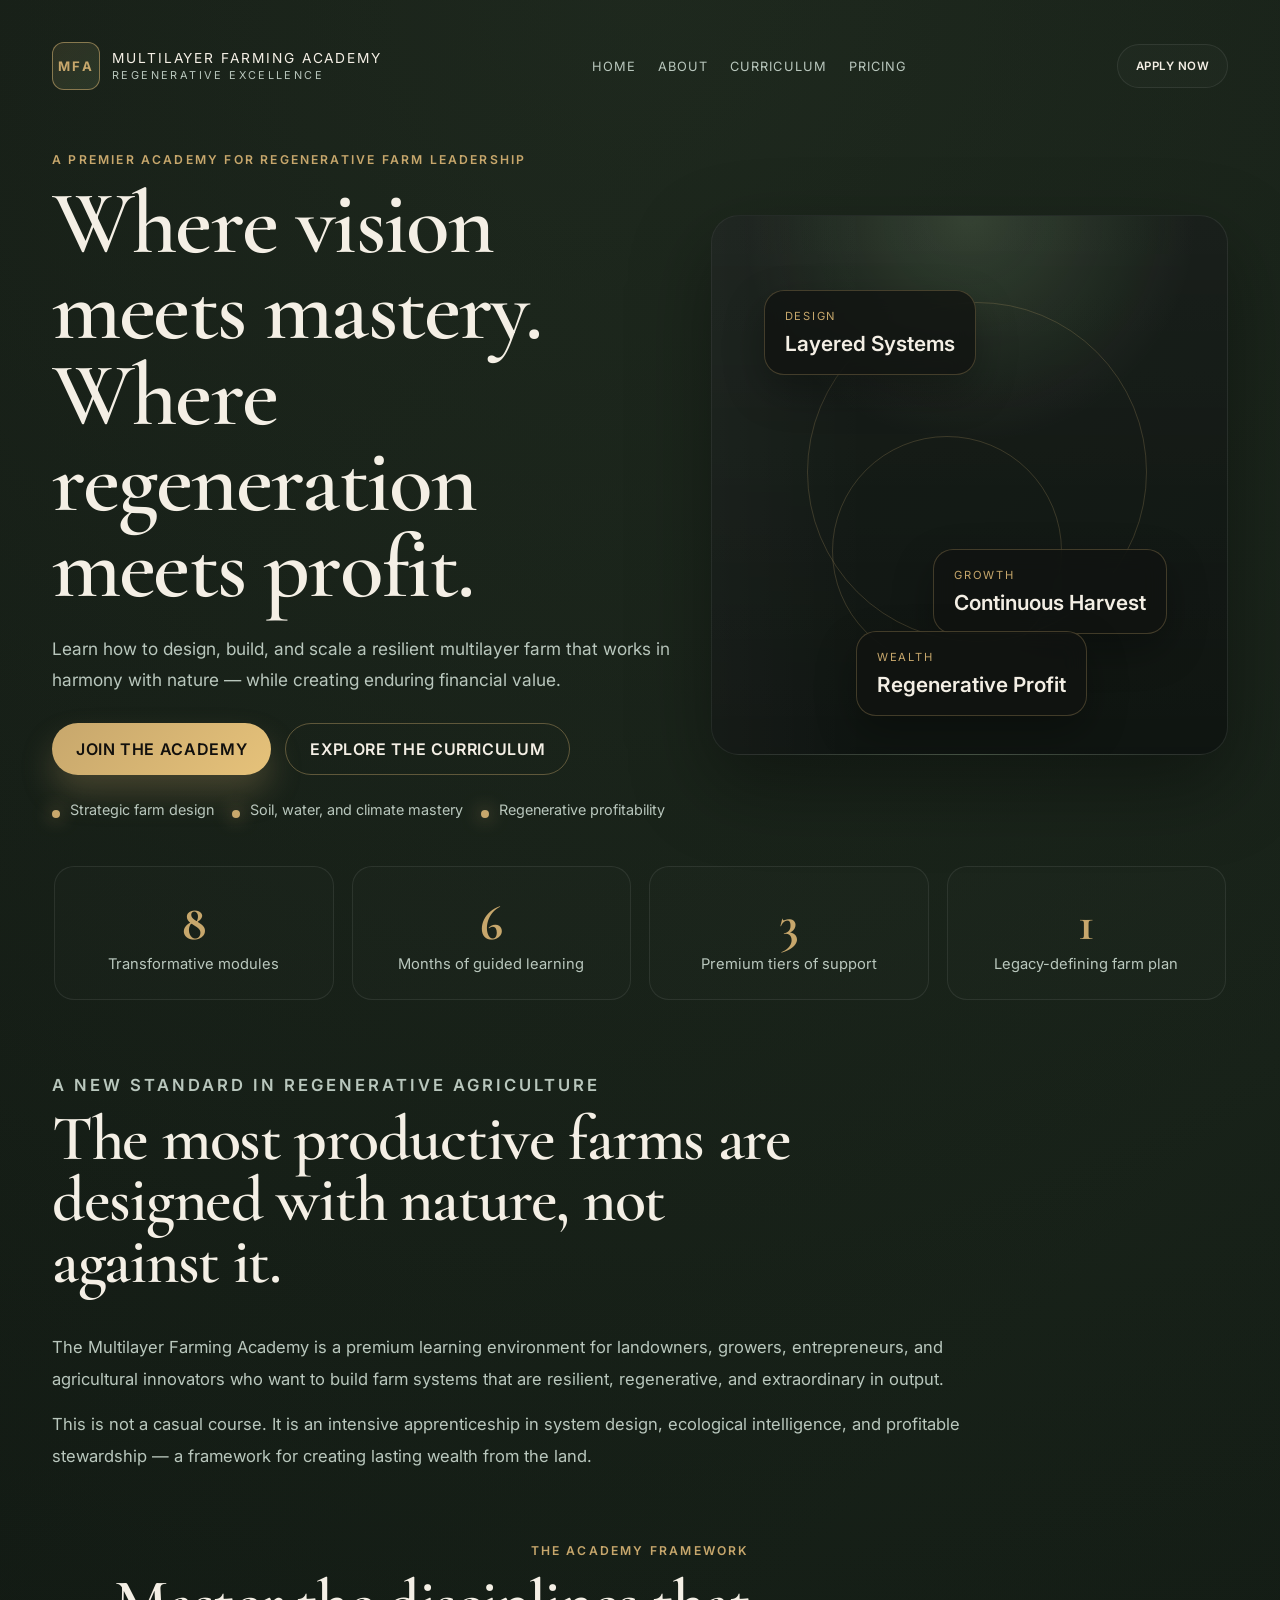
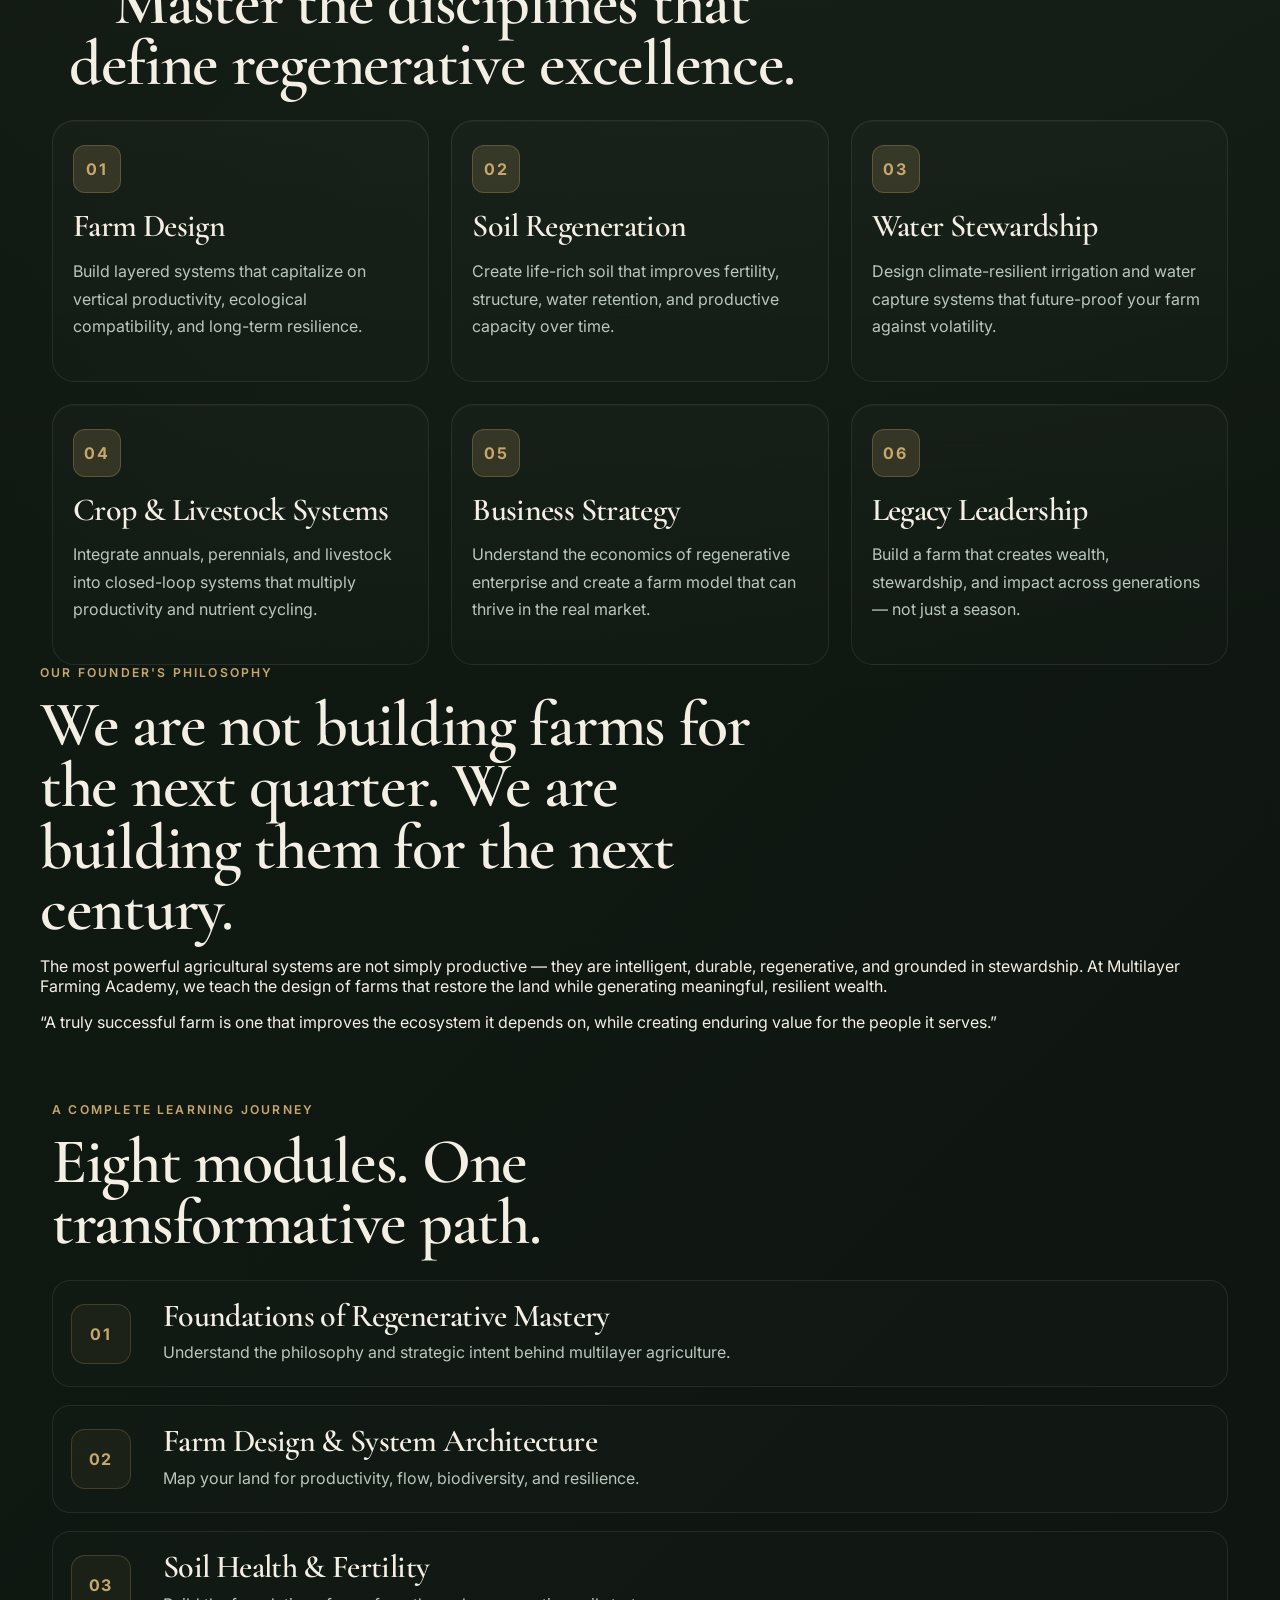
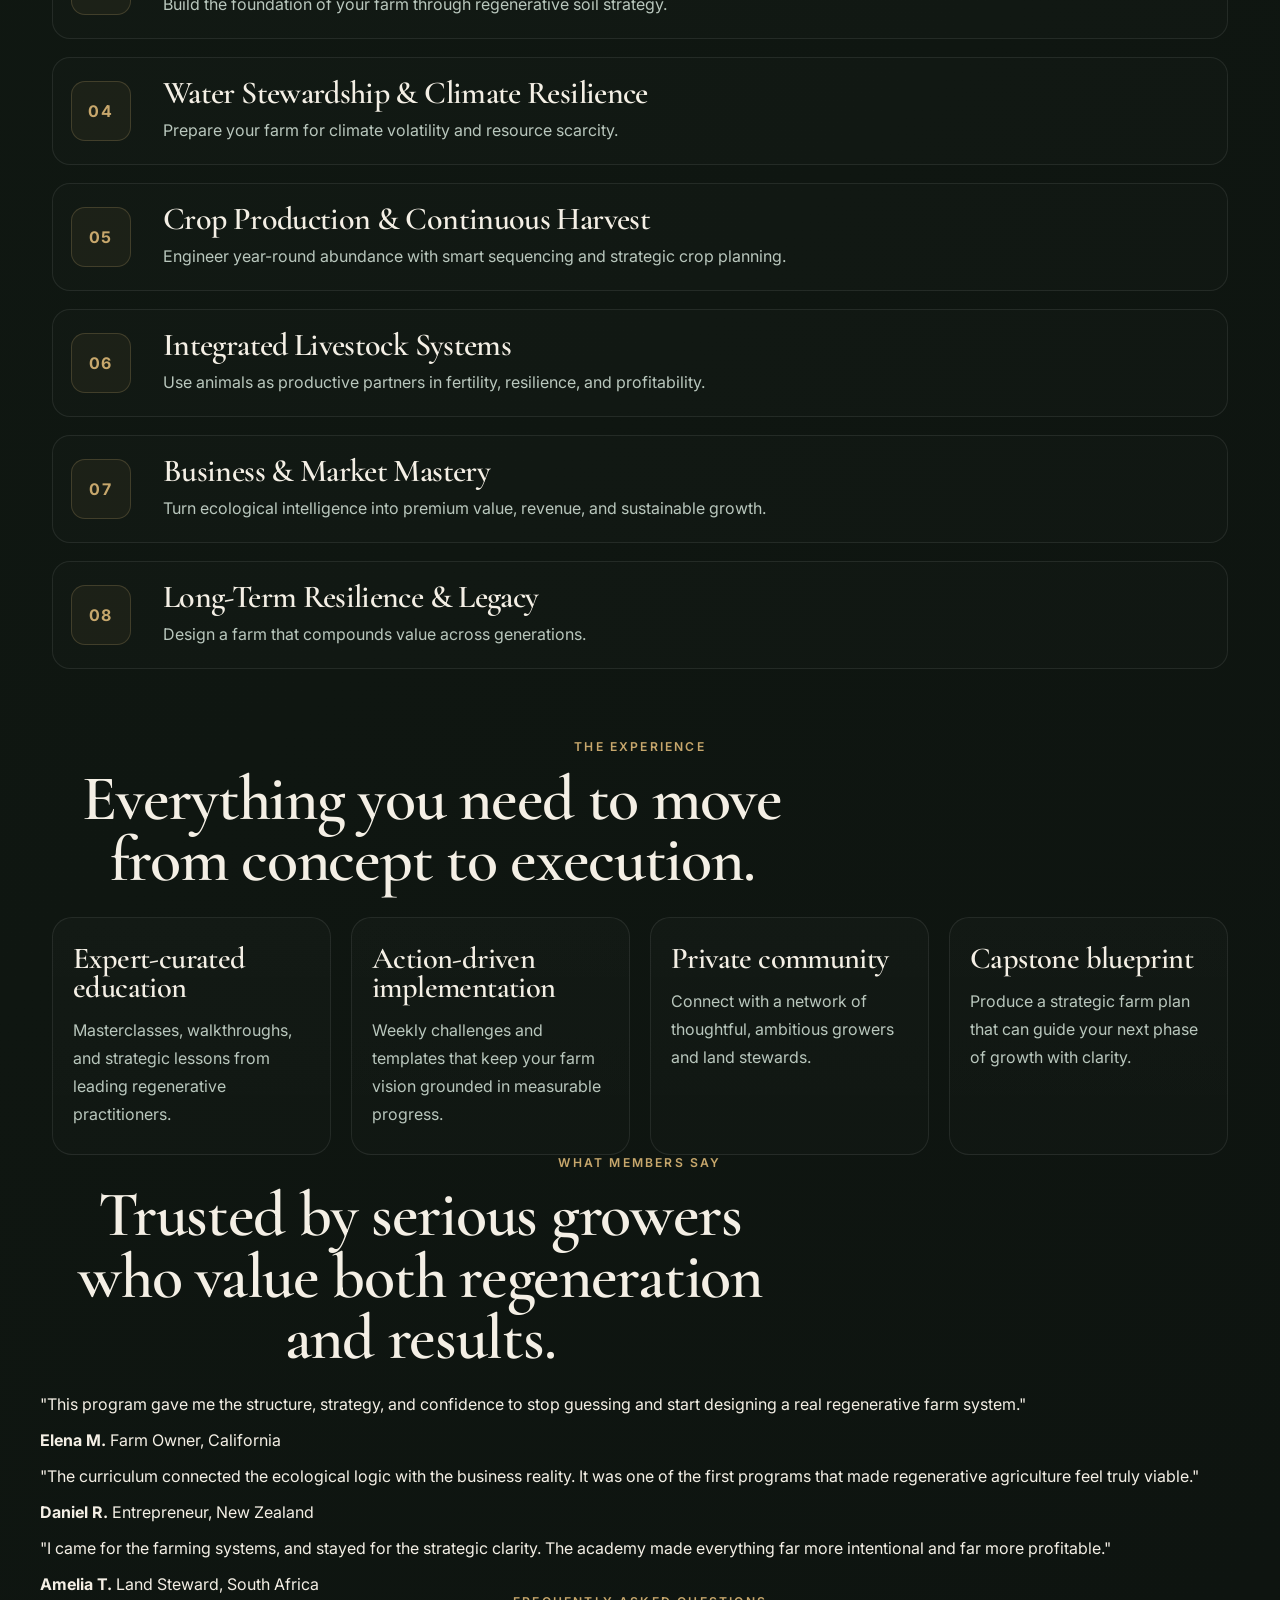
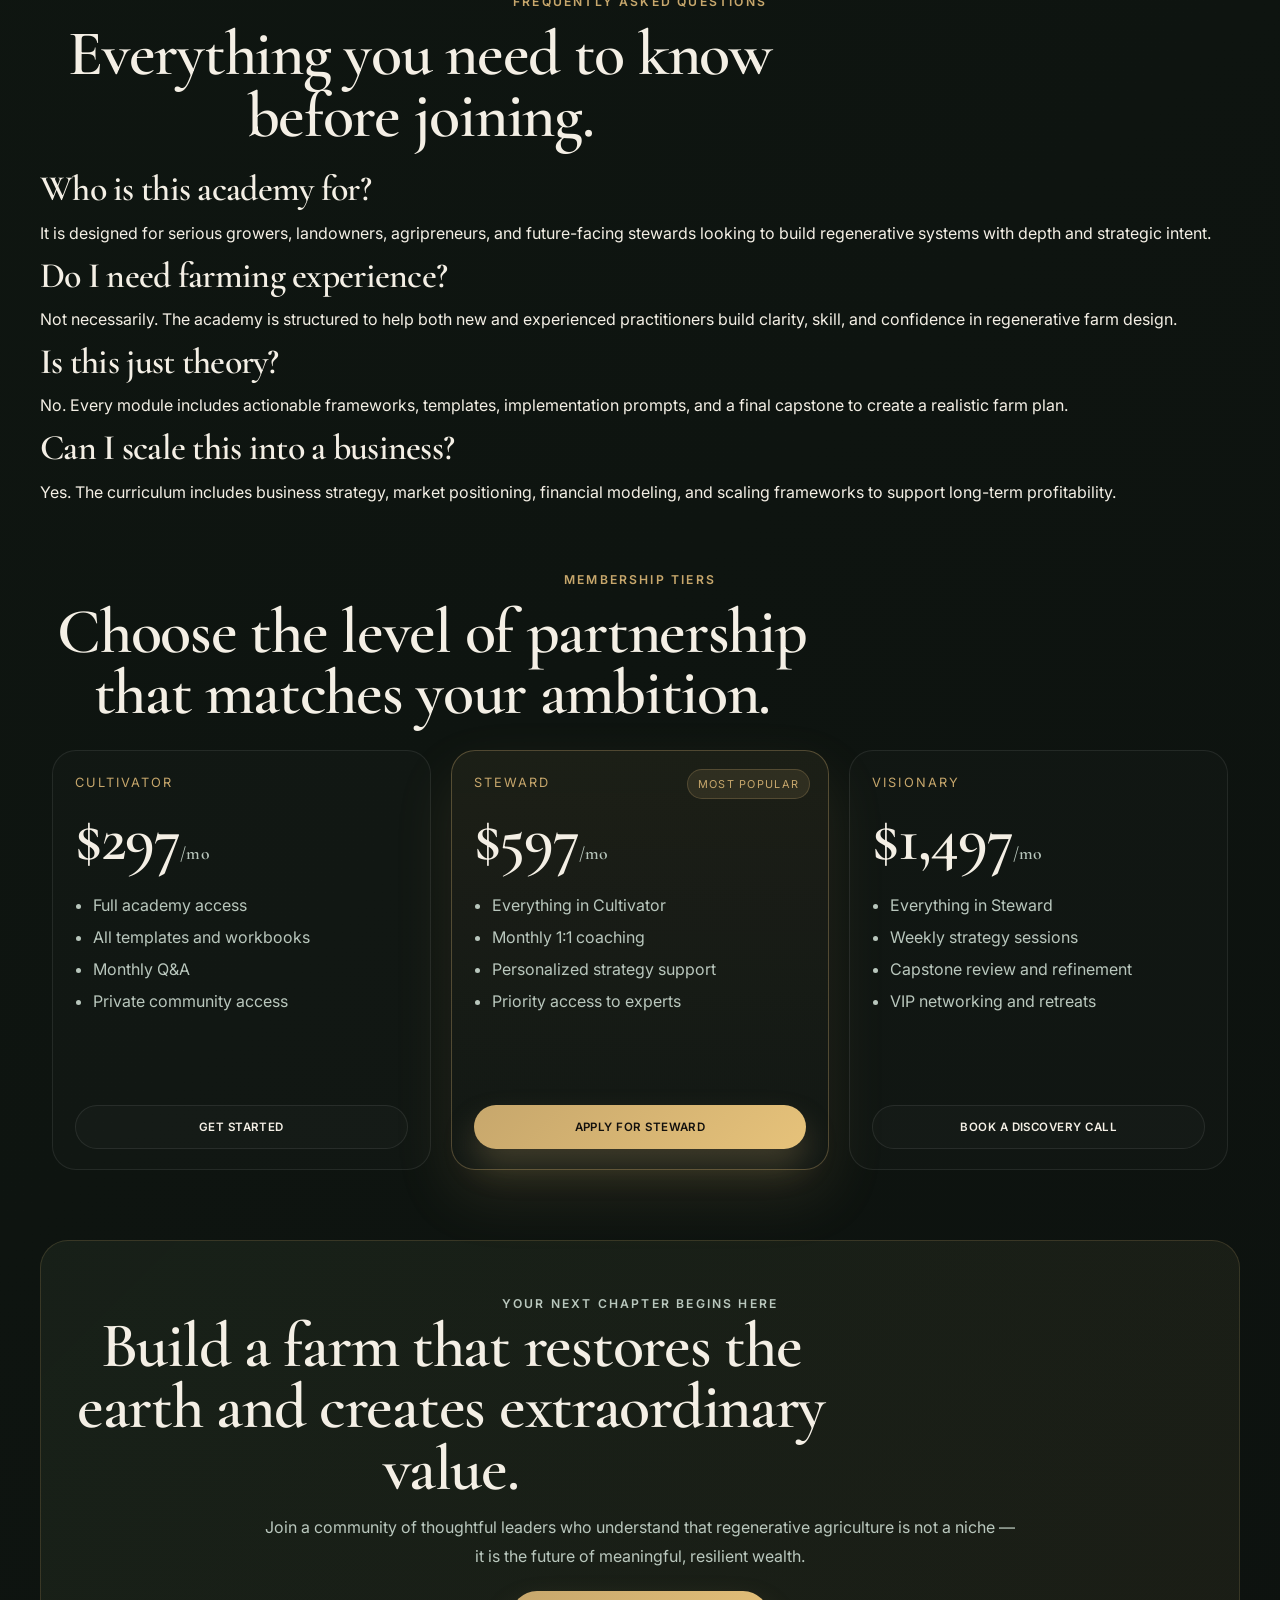
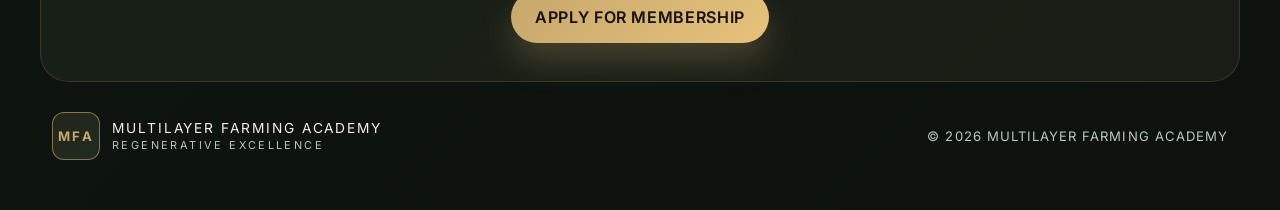
<file: index.html>
<!DOCTYPE html>
<html lang="en">
  <head>
    <meta charset="UTF-8" />
    <meta name="viewport" content="width=device-width, initial-scale=1.0" />
    <title>Multilayer Farming Academy</title>
    <meta
      name="description"
      content="A premium membership academy for regenerative multilayer farming, strategic farm design, and agricultural mastery."
    />
    <link rel="preconnect" href="https://fonts.googleapis.com" />
    <link rel="preconnect" href="https://fonts.gstatic.com" crossorigin />
    <link
      href="https://fonts.googleapis.com/css2?family=Cormorant+Garamond:wght@400;500;600;700&family=Inter:wght@400;500;600;700;800&display=swap"
      rel="stylesheet"
    />
    <link rel="stylesheet" href="styles.css" />
  </head>
  <body>
    <div class="page-shell">
      <header class="topbar">
        <div class="brand-wrap">
          <div class="brand-mark">MFA</div>
          <div>
            <p class="brand-name">Multilayer Farming Academy</p>
            <p class="brand-subtitle">Regenerative Excellence</p>
          </div>
        </div>
        <nav class="nav">
          <a href="index.html">Home</a>
          <a href="about.html">About</a>
          <a href="curriculum.html">Curriculum</a>
          <a href="pricing.html">Pricing</a>
        </nav>
        <a class="cta-button small" href="pricing.html">Apply Now</a>
      </header>

      <main>
        <section class="hero">
          <div class="hero-copy">
            <p class="eyebrow">A Premier Academy for Regenerative Farm Leadership</p>
            <h1>Where vision meets mastery.<br />Where regeneration meets profit.</h1>
            <p class="lede">
              Learn how to design, build, and scale a resilient multilayer farm that works in harmony with nature — while creating enduring financial value.
            </p>
            <div class="hero-actions">
              <a class="cta-button primary" href="pricing.html">Join the Academy</a>
              <a class="ghost-button" href="curriculum.html">Explore the Curriculum</a>
            </div>
            <ul class="hero-points">
              <li>Strategic farm design</li>
              <li>Soil, water, and climate mastery</li>
              <li>Regenerative profitability</li>
            </ul>
          </div>

          <div class="hero-visual" aria-label="Farm systems illustration">
            <div class="visual-card card-one">
              <span class="label">Design</span>
              <strong>Layered Systems</strong>
            </div>
            <div class="visual-card card-two">
              <span class="label">Growth</span>
              <strong>Continuous Harvest</strong>
            </div>
            <div class="visual-card card-three">
              <span class="label">Wealth</span>
              <strong>Regenerative Profit</strong>
            </div>
            <div class="orbit orbit-one"></div>
            <div class="orbit orbit-two"></div>
          </div>
        </section>

        <section class="stats" id="philosophy">
          <div>
            <strong>8</strong>
            <span>Transformative modules</span>
          </div>
          <div>
            <strong>6</strong>
            <span>Months of guided learning</span>
          </div>
          <div>
            <strong>3</strong>
            <span>Premium tiers of support</span>
          </div>
          <div>
            <strong>1</strong>
            <span>Legacy-defining farm plan</span>
          </div>
        </section>

        <section class="intro-block">
          <div class="section-heading">
            <p class="eyebrow">A new standard in regenerative agriculture</p>
            <h2>The most productive farms are designed with nature, not against it.</h2>
          </div>
          <p>
            The Multilayer Farming Academy is a premium learning environment for landowners, growers, entrepreneurs, and agricultural innovators who want to build farm systems that are resilient, regenerative, and extraordinary in output.
          </p>
          <p>
            This is not a casual course. It is an intensive apprenticeship in system design, ecological intelligence, and profitable stewardship — a framework for creating lasting wealth from the land.
          </p>
        </section>

        <section class="pillars" id="curriculum">
          <div class="section-heading center">
            <p class="eyebrow">The Academy framework</p>
            <h2>Master the disciplines that define regenerative excellence.</h2>
          </div>

          <div class="pillar-grid">
            <article class="pillar-card">
              <div class="icon">01</div>
              <h3>Farm Design</h3>
              <p>Build layered systems that capitalize on vertical productivity, ecological compatibility, and long-term resilience.</p>
            </article>
            <article class="pillar-card">
              <div class="icon">02</div>
              <h3>Soil Regeneration</h3>
              <p>Create life-rich soil that improves fertility, structure, water retention, and productive capacity over time.</p>
            </article>
            <article class="pillar-card">
              <div class="icon">03</div>
              <h3>Water Stewardship</h3>
              <p>Design climate-resilient irrigation and water capture systems that future-proof your farm against volatility.</p>
            </article>
            <article class="pillar-card">
              <div class="icon">04</div>
              <h3>Crop & Livestock Systems</h3>
              <p>Integrate annuals, perennials, and livestock into closed-loop systems that multiply productivity and nutrient cycling.</p>
            </article>
            <article class="pillar-card">
              <div class="icon">05</div>
              <h3>Business Strategy</h3>
              <p>Understand the economics of regenerative enterprise and create a farm model that can thrive in the real market.</p>
            </article>
            <article class="pillar-card">
              <div class="icon">06</div>
              <h3>Legacy Leadership</h3>
              <p>Build a farm that creates wealth, stewardship, and impact across generations — not just a season.</p>
            </article>
          </div>
        </section>

        <section class="story-band">
          <div class="story-copy">
            <p class="eyebrow">Our founder's philosophy</p>
            <h2>We are not building farms for the next quarter. We are building them for the next century.</h2>
            <p>
              The most powerful agricultural systems are not simply productive — they are intelligent, durable, regenerative, and grounded in stewardship. At Multilayer Farming Academy, we teach the design of farms that restore the land while generating meaningful, resilient wealth.
            </p>
          </div>
          <div class="quote-card">
            <p>“A truly successful farm is one that improves the ecosystem it depends on, while creating enduring value for the people it serves.”</p>
          </div>
        </section>

        <section class="curriculum-showcase" id="experience">
          <div class="section-heading">
            <p class="eyebrow">A complete learning journey</p>
            <h2>Eight modules. One transformative path.</h2>
          </div>

          <div class="module-list">
            <div class="module-item">
              <span>01</span>
              <div>
                <h3>Foundations of Regenerative Mastery</h3>
                <p>Understand the philosophy and strategic intent behind multilayer agriculture.</p>
              </div>
            </div>
            <div class="module-item">
              <span>02</span>
              <div>
                <h3>Farm Design & System Architecture</h3>
                <p>Map your land for productivity, flow, biodiversity, and resilience.</p>
              </div>
            </div>
            <div class="module-item">
              <span>03</span>
              <div>
                <h3>Soil Health & Fertility</h3>
                <p>Build the foundation of your farm through regenerative soil strategy.</p>
              </div>
            </div>
            <div class="module-item">
              <span>04</span>
              <div>
                <h3>Water Stewardship & Climate Resilience</h3>
                <p>Prepare your farm for climate volatility and resource scarcity.</p>
              </div>
            </div>
            <div class="module-item">
              <span>05</span>
              <div>
                <h3>Crop Production & Continuous Harvest</h3>
                <p>Engineer year-round abundance with smart sequencing and strategic crop planning.</p>
              </div>
            </div>
            <div class="module-item">
              <span>06</span>
              <div>
                <h3>Integrated Livestock Systems</h3>
                <p>Use animals as productive partners in fertility, resilience, and profitability.</p>
              </div>
            </div>
            <div class="module-item">
              <span>07</span>
              <div>
                <h3>Business & Market Mastery</h3>
                <p>Turn ecological intelligence into premium value, revenue, and sustainable growth.</p>
              </div>
            </div>
            <div class="module-item">
              <span>08</span>
              <div>
                <h3>Long-Term Resilience & Legacy</h3>
                <p>Design a farm that compounds value across generations.</p>
              </div>
            </div>
          </div>
        </section>

        <section class="experience-band">
          <div class="section-heading center">
            <p class="eyebrow">The experience</p>
            <h2>Everything you need to move from concept to execution.</h2>
          </div>
          <div class="experience-grid">
            <div class="experience-card">
              <h3>Expert-curated education</h3>
              <p>Masterclasses, walkthroughs, and strategic lessons from leading regenerative practitioners.</p>
            </div>
            <div class="experience-card">
              <h3>Action-driven implementation</h3>
              <p>Weekly challenges and templates that keep your farm vision grounded in measurable progress.</p>
            </div>
            <div class="experience-card">
              <h3>Private community</h3>
              <p>Connect with a network of thoughtful, ambitious growers and land stewards.</p>
            </div>
            <div class="experience-card">
              <h3>Capstone blueprint</h3>
              <p>Produce a strategic farm plan that can guide your next phase of growth with clarity.</p>
            </div>
          </div>
        </section>

        <section class="testimonials">
          <div class="section-heading center">
            <p class="eyebrow">What members say</p>
            <h2>Trusted by serious growers who value both regeneration and results.</h2>
          </div>
          <div class="testimonial-grid">
            <article class="testimonial-card">
              <p>"This program gave me the structure, strategy, and confidence to stop guessing and start designing a real regenerative farm system."</p>
              <div class="person">
                <strong>Elena M.</strong>
                <span>Farm Owner, California</span>
              </div>
            </article>
            <article class="testimonial-card">
              <p>"The curriculum connected the ecological logic with the business reality. It was one of the first programs that made regenerative agriculture feel truly viable."</p>
              <div class="person">
                <strong>Daniel R.</strong>
                <span>Entrepreneur, New Zealand</span>
              </div>
            </article>
            <article class="testimonial-card">
              <p>"I came for the farming systems, and stayed for the strategic clarity. The academy made everything far more intentional and far more profitable."</p>
              <div class="person">
                <strong>Amelia T.</strong>
                <span>Land Steward, South Africa</span>
              </div>
            </article>
          </div>
        </section>

        <section class="faq-section">
          <div class="section-heading center">
            <p class="eyebrow">Frequently asked questions</p>
            <h2>Everything you need to know before joining.</h2>
          </div>
          <div class="faq-list">
            <div class="faq-item">
              <h3>Who is this academy for?</h3>
              <p>It is designed for serious growers, landowners, agripreneurs, and future-facing stewards looking to build regenerative systems with depth and strategic intent.</p>
            </div>
            <div class="faq-item">
              <h3>Do I need farming experience?</h3>
              <p>Not necessarily. The academy is structured to help both new and experienced practitioners build clarity, skill, and confidence in regenerative farm design.</p>
            </div>
            <div class="faq-item">
              <h3>Is this just theory?</h3>
              <p>No. Every module includes actionable frameworks, templates, implementation prompts, and a final capstone to create a realistic farm plan.</p>
            </div>
            <div class="faq-item">
              <h3>Can I scale this into a business?</h3>
              <p>Yes. The curriculum includes business strategy, market positioning, financial modeling, and scaling frameworks to support long-term profitability.</p>
            </div>
          </div>
        </section>

        <section class="pricing" id="pricing">
          <div class="section-heading center">
            <p class="eyebrow">Membership tiers</p>
            <h2>Choose the level of partnership that matches your ambition.</h2>
          </div>

          <div class="pricing-grid">
            <article class="tier-card">
              <p class="tier-name">Cultivator</p>
              <h3>$297<span>/mo</span></h3>
              <ul>
                <li>Full academy access</li>
                <li>All templates and workbooks</li>
                <li>Monthly Q&A</li>
                <li>Private community access</li>
              </ul>
              <a href="apply.html" class="cta-button small">Get Started</a>
            </article>

            <article class="tier-card featured">
              <div class="badge">Most Popular</div>
              <p class="tier-name">Steward</p>
              <h3>$597<span>/mo</span></h3>
              <ul>
                <li>Everything in Cultivator</li>
                <li>Monthly 1:1 coaching</li>
                <li>Personalized strategy support</li>
                <li>Priority access to experts</li>
              </ul>
              <a href="apply.html" class="cta-button primary small">Apply for Steward</a>
            </article>

            <article class="tier-card">
              <p class="tier-name">Visionary</p>
              <h3>$1,497<span>/mo</span></h3>
              <ul>
                <li>Everything in Steward</li>
                <li>Weekly strategy sessions</li>
                <li>Capstone review and refinement</li>
                <li>VIP networking and retreats</li>
              </ul>
              <a href="apply.html" class="cta-button small">Book a Discovery Call</a>
            </article>
          </div>
        </section>

        <section class="cta-panel">
          <p class="eyebrow">Your next chapter begins here</p>
          <h2>Build a farm that restores the earth and creates extraordinary value.</h2>
          <p>
            Join a community of thoughtful leaders who understand that regenerative agriculture is not a niche — it is the future of meaningful, resilient wealth.
          </p>
          <a class="cta-button primary" href="apply.html">Apply for Membership</a>
        </section>
      </main>

      <footer class="footer">
        <div class="brand-wrap">
          <div class="brand-mark">MFA</div>
          <div>
            <p class="brand-name">Multilayer Farming Academy</p>
            <p class="brand-subtitle">Regenerative Excellence</p>
          </div>
        </div>
        <p>© 2026 Multilayer Farming Academy</p>
      </footer>
    </div>
  </body>
</html>
</file>
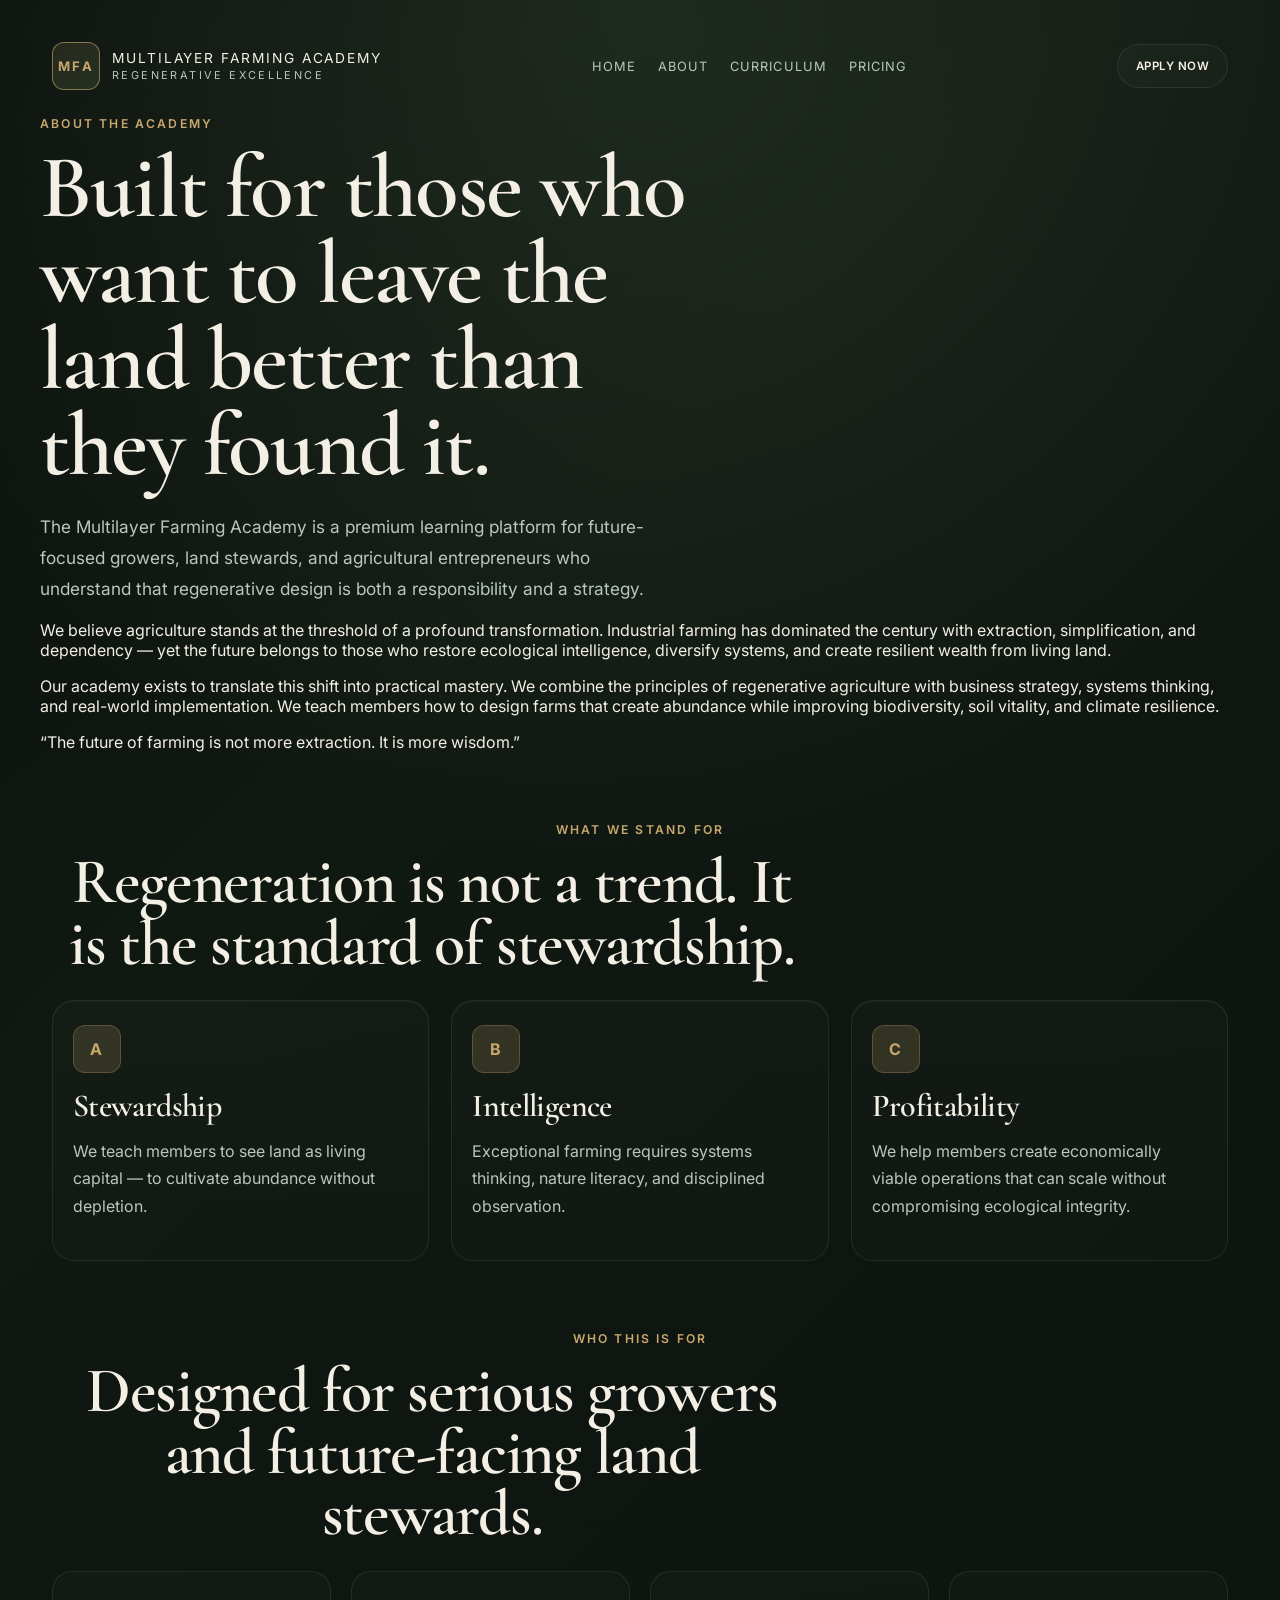
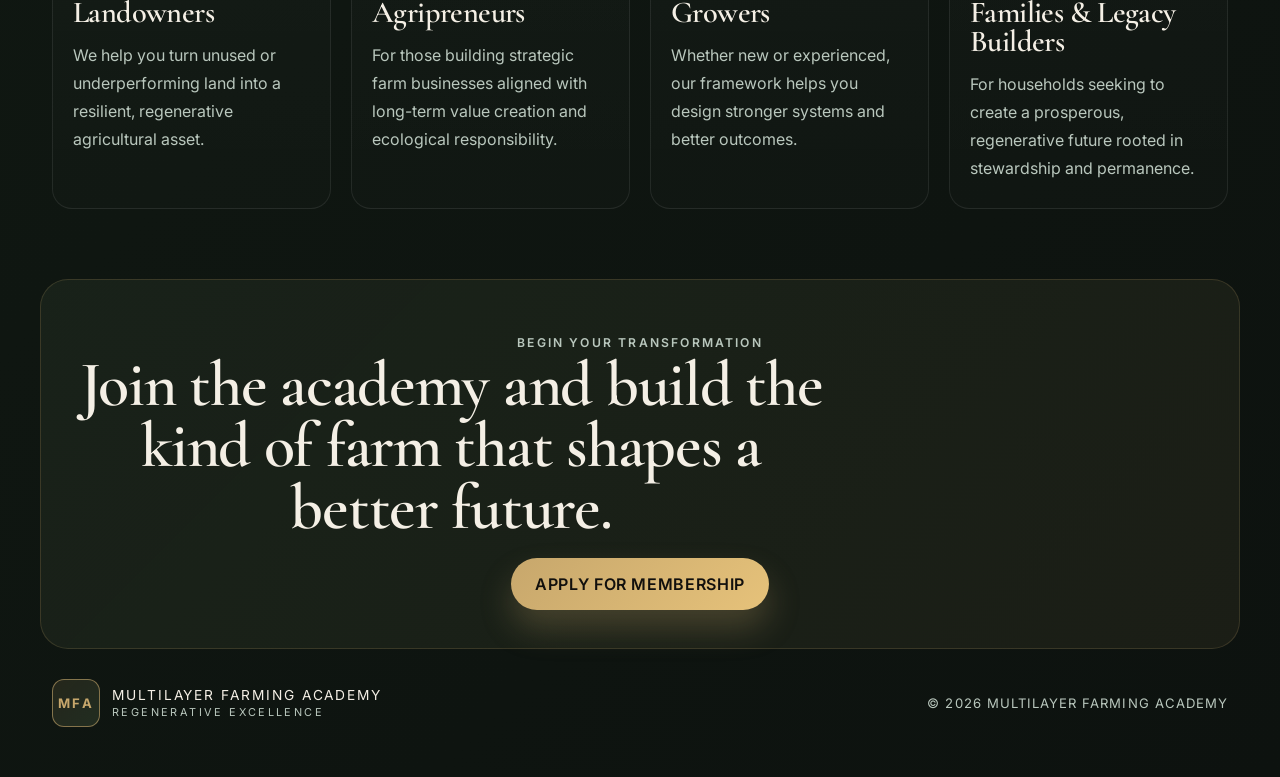
<file: about.html>
<!DOCTYPE html>
<html lang="en">
  <head>
    <meta charset="UTF-8" />
    <meta name="viewport" content="width=device-width, initial-scale=1.0" />
    <title>About | Multilayer Farming Academy</title>
    <meta name="description" content="Learn about the philosophy, mission, and leadership behind the Multilayer Farming Academy." />
    <link rel="preconnect" href="https://fonts.googleapis.com" />
    <link rel="preconnect" href="https://fonts.gstatic.com" crossorigin />
    <link href="https://fonts.googleapis.com/css2?family=Cormorant+Garamond:wght@400;500;600;700&family=Inter:wght@400;500;600;700;800&display=swap" rel="stylesheet" />
    <link rel="stylesheet" href="styles.css" />
  </head>
  <body>
    <div class="page-shell">
      <header class="topbar">
        <div class="brand-wrap">
          <div class="brand-mark">MFA</div>
          <div>
            <p class="brand-name">Multilayer Farming Academy</p>
            <p class="brand-subtitle">Regenerative Excellence</p>
          </div>
        </div>
        <nav class="nav">
          <a href="index.html">Home</a>
          <a href="about.html">About</a>
          <a href="curriculum.html">Curriculum</a>
          <a href="pricing.html">Pricing</a>
        </nav>
        <a class="cta-button small" href="pricing.html">Apply Now</a>
      </header>

      <main>
        <section class="page-hero">
          <p class="eyebrow">About the academy</p>
          <h1>Built for those who want to leave the land better than they found it.</h1>
          <p class="lede">
            The Multilayer Farming Academy is a premium learning platform for future-focused growers, land stewards, and agricultural entrepreneurs who understand that regenerative design is both a responsibility and a strategy.
          </p>
        </section>

        <section class="story-grid">
          <div class="story-copy">
            <p>
              We believe agriculture stands at the threshold of a profound transformation. Industrial farming has dominated the century with extraction, simplification, and dependency — yet the future belongs to those who restore ecological intelligence, diversify systems, and create resilient wealth from living land.
            </p>
            <p>
              Our academy exists to translate this shift into practical mastery. We combine the principles of regenerative agriculture with business strategy, systems thinking, and real-world implementation. We teach members how to design farms that create abundance while improving biodiversity, soil vitality, and climate resilience.
            </p>
          </div>
          <div class="quote-card">
            <p>“The future of farming is not more extraction. It is more wisdom.”</p>
          </div>
        </section>

        <section class="pillars small-gap">
          <div class="section-heading center">
            <p class="eyebrow">What we stand for</p>
            <h2>Regeneration is not a trend. It is the standard of stewardship.</h2>
          </div>
          <div class="pillar-grid">
            <article class="pillar-card">
              <div class="icon">A</div>
              <h3>Stewardship</h3>
              <p>We teach members to see land as living capital — to cultivate abundance without depletion.</p>
            </article>
            <article class="pillar-card">
              <div class="icon">B</div>
              <h3>Intelligence</h3>
              <p>Exceptional farming requires systems thinking, nature literacy, and disciplined observation.</p>
            </article>
            <article class="pillar-card">
              <div class="icon">C</div>
              <h3>Profitability</h3>
              <p>We help members create economically viable operations that can scale without compromising ecological integrity.</p>
            </article>
          </div>
        </section>

        <section class="experience-band">
          <div class="section-heading center">
            <p class="eyebrow">Who this is for</p>
            <h2>Designed for serious growers and future-facing land stewards.</h2>
          </div>
          <div class="experience-grid">
            <div class="experience-card">
              <h3>Landowners</h3>
              <p>We help you turn unused or underperforming land into a resilient, regenerative agricultural asset.</p>
            </div>
            <div class="experience-card">
              <h3>Agripreneurs</h3>
              <p>For those building strategic farm businesses aligned with long-term value creation and ecological responsibility.</p>
            </div>
            <div class="experience-card">
              <h3>Growers</h3>
              <p>Whether new or experienced, our framework helps you design stronger systems and better outcomes.</p>
            </div>
            <div class="experience-card">
              <h3>Families & Legacy Builders</h3>
              <p>For households seeking to create a prosperous, regenerative future rooted in stewardship and permanence.</p>
            </div>
          </div>
        </section>

        <section class="cta-panel">
          <p class="eyebrow">Begin your transformation</p>
          <h2>Join the academy and build the kind of farm that shapes a better future.</h2>
          <a class="cta-button primary" href="pricing.html">Apply for Membership</a>
        </section>
      </main>

      <footer class="footer">
        <div class="brand-wrap">
          <div class="brand-mark">MFA</div>
          <div>
            <p class="brand-name">Multilayer Farming Academy</p>
            <p class="brand-subtitle">Regenerative Excellence</p>
          </div>
        </div>
        <p>© 2026 Multilayer Farming Academy</p>
      </footer>
    </div>
  </body>
</html>
</file>
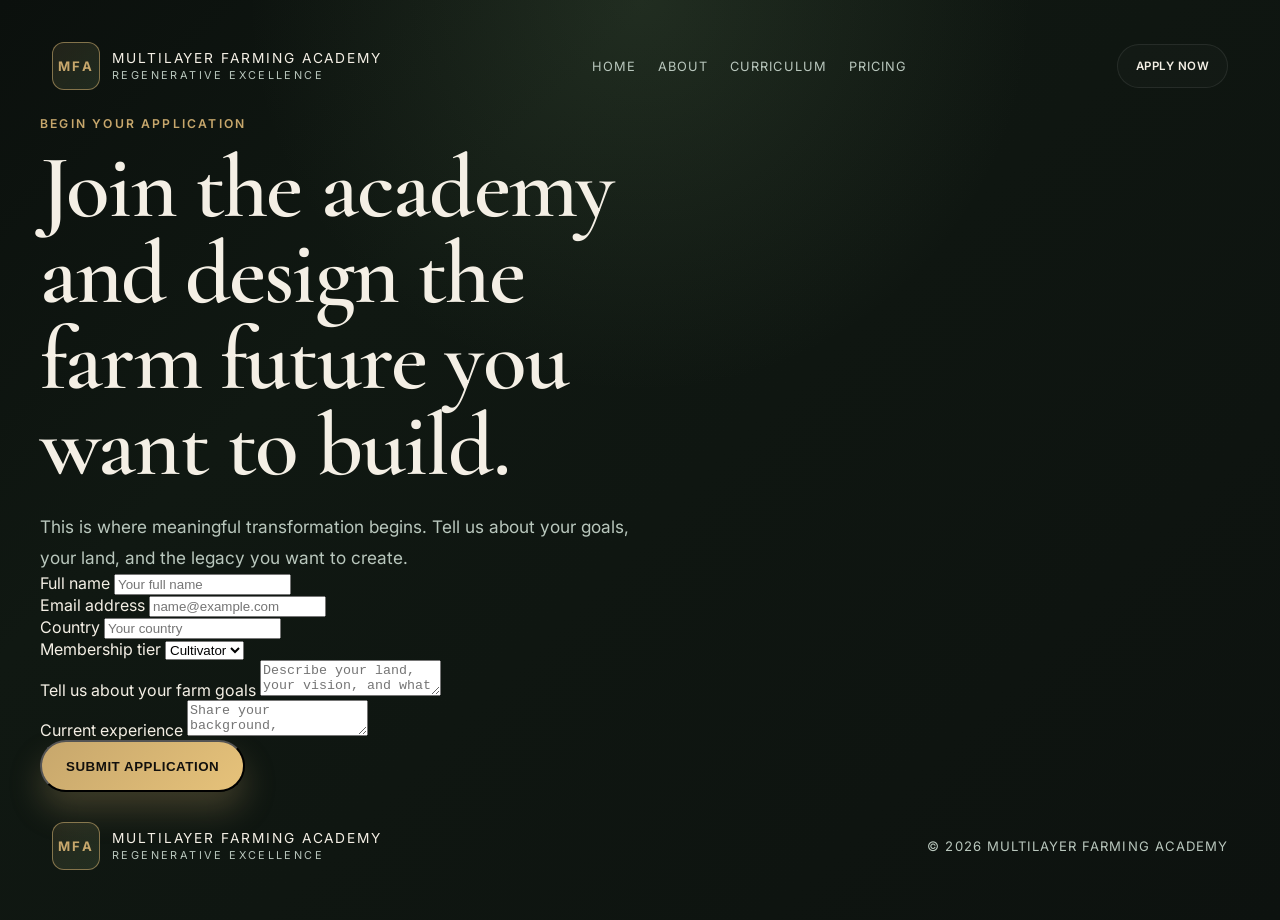
<file: apply.html>
<!DOCTYPE html>
<html lang="en">
  <head>
    <meta charset="UTF-8" />
    <meta name="viewport" content="width=device-width, initial-scale=1.0" />
    <title>Apply | Multilayer Farming Academy</title>
    <meta name="description" content="Apply to join the Multilayer Farming Academy and begin your regenerative agriculture journey." />
    <link rel="preconnect" href="https://fonts.googleapis.com" />
    <link rel="preconnect" href="https://fonts.gstatic.com" crossorigin />
    <link href="https://fonts.googleapis.com/css2?family=Cormorant+Garamond:wght@400;500;600;700&family=Inter:wght@400;500;600;700;800&display=swap" rel="stylesheet" />
    <link rel="stylesheet" href="styles.css" />
  </head>
  <body>
    <div class="page-shell">
      <header class="topbar">
        <div class="brand-wrap">
          <div class="brand-mark">MFA</div>
          <div>
            <p class="brand-name">Multilayer Farming Academy</p>
            <p class="brand-subtitle">Regenerative Excellence</p>
          </div>
        </div>
        <nav class="nav">
          <a href="index.html">Home</a>
          <a href="about.html">About</a>
          <a href="curriculum.html">Curriculum</a>
          <a href="pricing.html">Pricing</a>
        </nav>
        <a class="cta-button small" href="apply.html">Apply Now</a>
      </header>

      <main class="apply-page">
        <section class="page-hero narrow">
          <p class="eyebrow">Begin your application</p>
          <h1>Join the academy and design the farm future you want to build.</h1>
          <p class="lede">
            This is where meaningful transformation begins. Tell us about your goals, your land, and the legacy you want to create.
          </p>
        </section>

        <section class="form-shell">
          <form class="application-form">
            <div class="form-grid">
              <div class="field">
                <label for="full-name">Full name</label>
                <input id="full-name" name="full-name" type="text" placeholder="Your full name" />
              </div>

              <div class="field">
                <label for="email">Email address</label>
                <input id="email" name="email" type="email" placeholder="name@example.com" />
              </div>

              <div class="field">
                <label for="country">Country</label>
                <input id="country" name="country" type="text" placeholder="Your country" />
              </div>

              <div class="field">
                <label for="interest">Membership tier</label>
                <select id="interest" name="interest">
                  <option>Cultivator</option>
                  <option>Steward</option>
                  <option>Visionary</option>
                </select>
              </div>

              <div class="field full-width">
                <label for="project">Tell us about your farm goals</label>
                <textarea id="project" name="project" placeholder="Describe your land, your vision, and what you want to build."></textarea>
              </div>

              <div class="field full-width">
                <label for="experience">Current experience</label>
                <textarea id="experience" name="experience" placeholder="Share your background, experience, and what you hope to learn."></textarea>
              </div>
            </div>

            <div class="form-actions">
              <button type="submit" class="cta-button primary">Submit Application</button>
            </div>
          </form>
        </section>
      </main>

      <footer class="footer">
        <div class="brand-wrap">
          <div class="brand-mark">MFA</div>
          <div>
            <p class="brand-name">Multilayer Farming Academy</p>
            <p class="brand-subtitle">Regenerative Excellence</p>
          </div>
        </div>
        <p>© 2026 Multilayer Farming Academy</p>
      </footer>
    </div>
  </body>
</html>
</file>
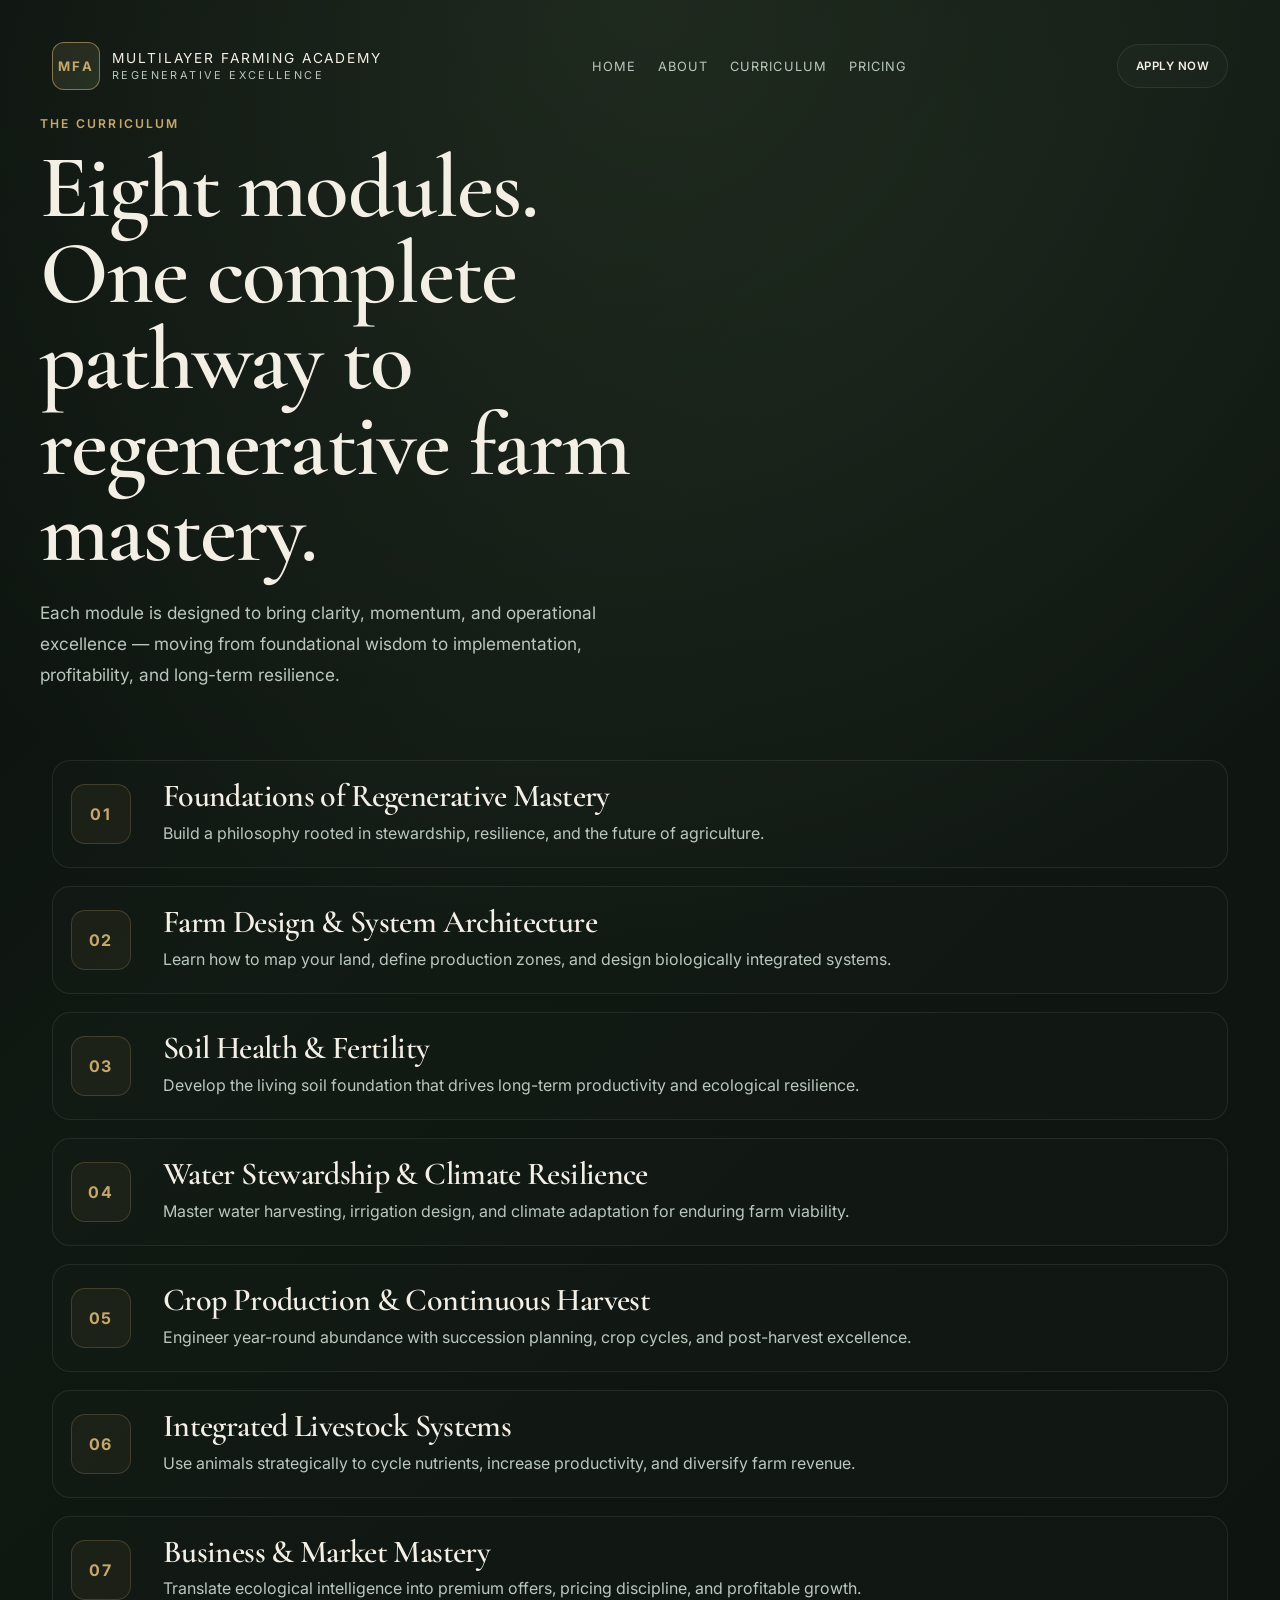
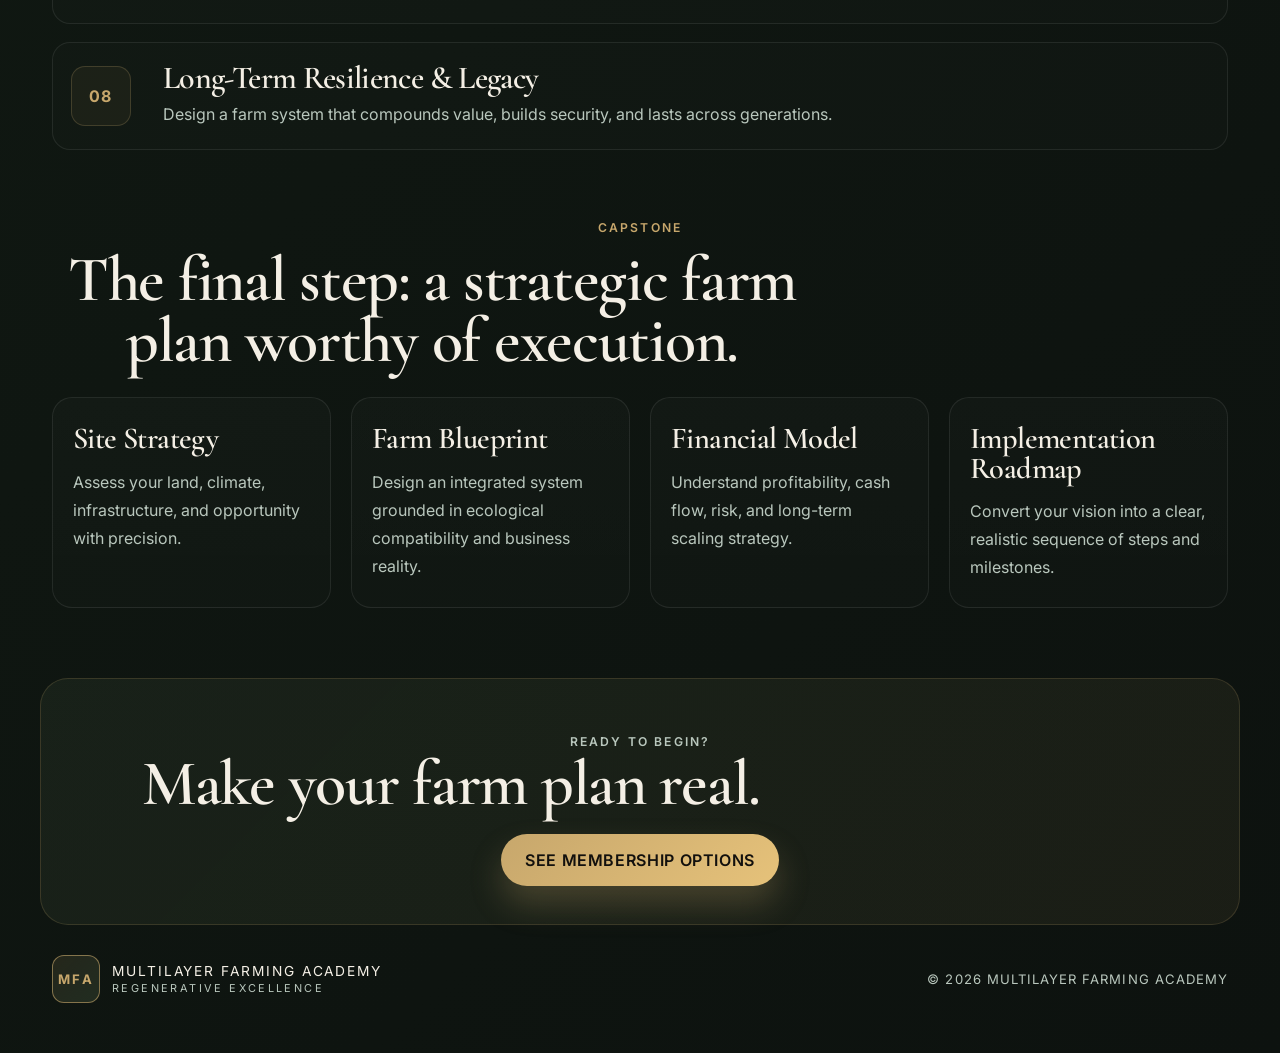
<file: curriculum.html>
<!DOCTYPE html>
<html lang="en">
  <head>
    <meta charset="UTF-8" />
    <meta name="viewport" content="width=device-width, initial-scale=1.0" />
    <title>Curriculum | Multilayer Farming Academy</title>
    <meta name="description" content="See the full curriculum for the Multilayer Farming Academy, from foundations to execution and long-term legacy." />
    <link rel="preconnect" href="https://fonts.googleapis.com" />
    <link rel="preconnect" href="https://fonts.gstatic.com" crossorigin />
    <link href="https://fonts.googleapis.com/css2?family=Cormorant+Garamond:wght@400;500;600;700&family=Inter:wght@400;500;600;700;800&display=swap" rel="stylesheet" />
    <link rel="stylesheet" href="styles.css" />
  </head>
  <body>
    <div class="page-shell">
      <header class="topbar">
        <div class="brand-wrap">
          <div class="brand-mark">MFA</div>
          <div>
            <p class="brand-name">Multilayer Farming Academy</p>
            <p class="brand-subtitle">Regenerative Excellence</p>
          </div>
        </div>
        <nav class="nav">
          <a href="index.html">Home</a>
          <a href="about.html">About</a>
          <a href="curriculum.html">Curriculum</a>
          <a href="pricing.html">Pricing</a>
        </nav>
        <a class="cta-button small" href="pricing.html">Apply Now</a>
      </header>

      <main>
        <section class="page-hero narrow">
          <p class="eyebrow">The curriculum</p>
          <h1>Eight modules. One complete pathway to regenerative farm mastery.</h1>
          <p class="lede">
            Each module is designed to bring clarity, momentum, and operational excellence — moving from foundational wisdom to implementation, profitability, and long-term resilience.
          </p>
        </section>

        <section class="curriculum-showcase">
          <div class="module-list">
            <div class="module-item">
              <span>01</span>
              <div>
                <h3>Foundations of Regenerative Mastery</h3>
                <p>Build a philosophy rooted in stewardship, resilience, and the future of agriculture.</p>
              </div>
            </div>
            <div class="module-item">
              <span>02</span>
              <div>
                <h3>Farm Design & System Architecture</h3>
                <p>Learn how to map your land, define production zones, and design biologically integrated systems.</p>
              </div>
            </div>
            <div class="module-item">
              <span>03</span>
              <div>
                <h3>Soil Health & Fertility</h3>
                <p>Develop the living soil foundation that drives long-term productivity and ecological resilience.</p>
              </div>
            </div>
            <div class="module-item">
              <span>04</span>
              <div>
                <h3>Water Stewardship & Climate Resilience</h3>
                <p>Master water harvesting, irrigation design, and climate adaptation for enduring farm viability.</p>
              </div>
            </div>
            <div class="module-item">
              <span>05</span>
              <div>
                <h3>Crop Production & Continuous Harvest</h3>
                <p>Engineer year-round abundance with succession planning, crop cycles, and post-harvest excellence.</p>
              </div>
            </div>
            <div class="module-item">
              <span>06</span>
              <div>
                <h3>Integrated Livestock Systems</h3>
                <p>Use animals strategically to cycle nutrients, increase productivity, and diversify farm revenue.</p>
              </div>
            </div>
            <div class="module-item">
              <span>07</span>
              <div>
                <h3>Business & Market Mastery</h3>
                <p>Translate ecological intelligence into premium offers, pricing discipline, and profitable growth.</p>
              </div>
            </div>
            <div class="module-item">
              <span>08</span>
              <div>
                <h3>Long-Term Resilience & Legacy</h3>
                <p>Design a farm system that compounds value, builds security, and lasts across generations.</p>
              </div>
            </div>
          </div>
        </section>

        <section class="experience-band">
          <div class="section-heading center">
            <p class="eyebrow">Capstone</p>
            <h2>The final step: a strategic farm plan worthy of execution.</h2>
          </div>
          <div class="experience-grid">
            <div class="experience-card">
              <h3>Site Strategy</h3>
              <p>Assess your land, climate, infrastructure, and opportunity with precision.</p>
            </div>
            <div class="experience-card">
              <h3>Farm Blueprint</h3>
              <p>Design an integrated system grounded in ecological compatibility and business reality.</p>
            </div>
            <div class="experience-card">
              <h3>Financial Model</h3>
              <p>Understand profitability, cash flow, risk, and long-term scaling strategy.</p>
            </div>
            <div class="experience-card">
              <h3>Implementation Roadmap</h3>
              <p>Convert your vision into a clear, realistic sequence of steps and milestones.</p>
            </div>
          </div>
        </section>

        <section class="cta-panel">
          <p class="eyebrow">Ready to begin?</p>
          <h2>Make your farm plan real.</h2>
          <a class="cta-button primary" href="pricing.html">See Membership Options</a>
        </section>
      </main>

      <footer class="footer">
        <div class="brand-wrap">
          <div class="brand-mark">MFA</div>
          <div>
            <p class="brand-name">Multilayer Farming Academy</p>
            <p class="brand-subtitle">Regenerative Excellence</p>
          </div>
        </div>
        <p>© 2026 Multilayer Farming Academy</p>
      </footer>
    </div>
  </body>
</html>
</file>
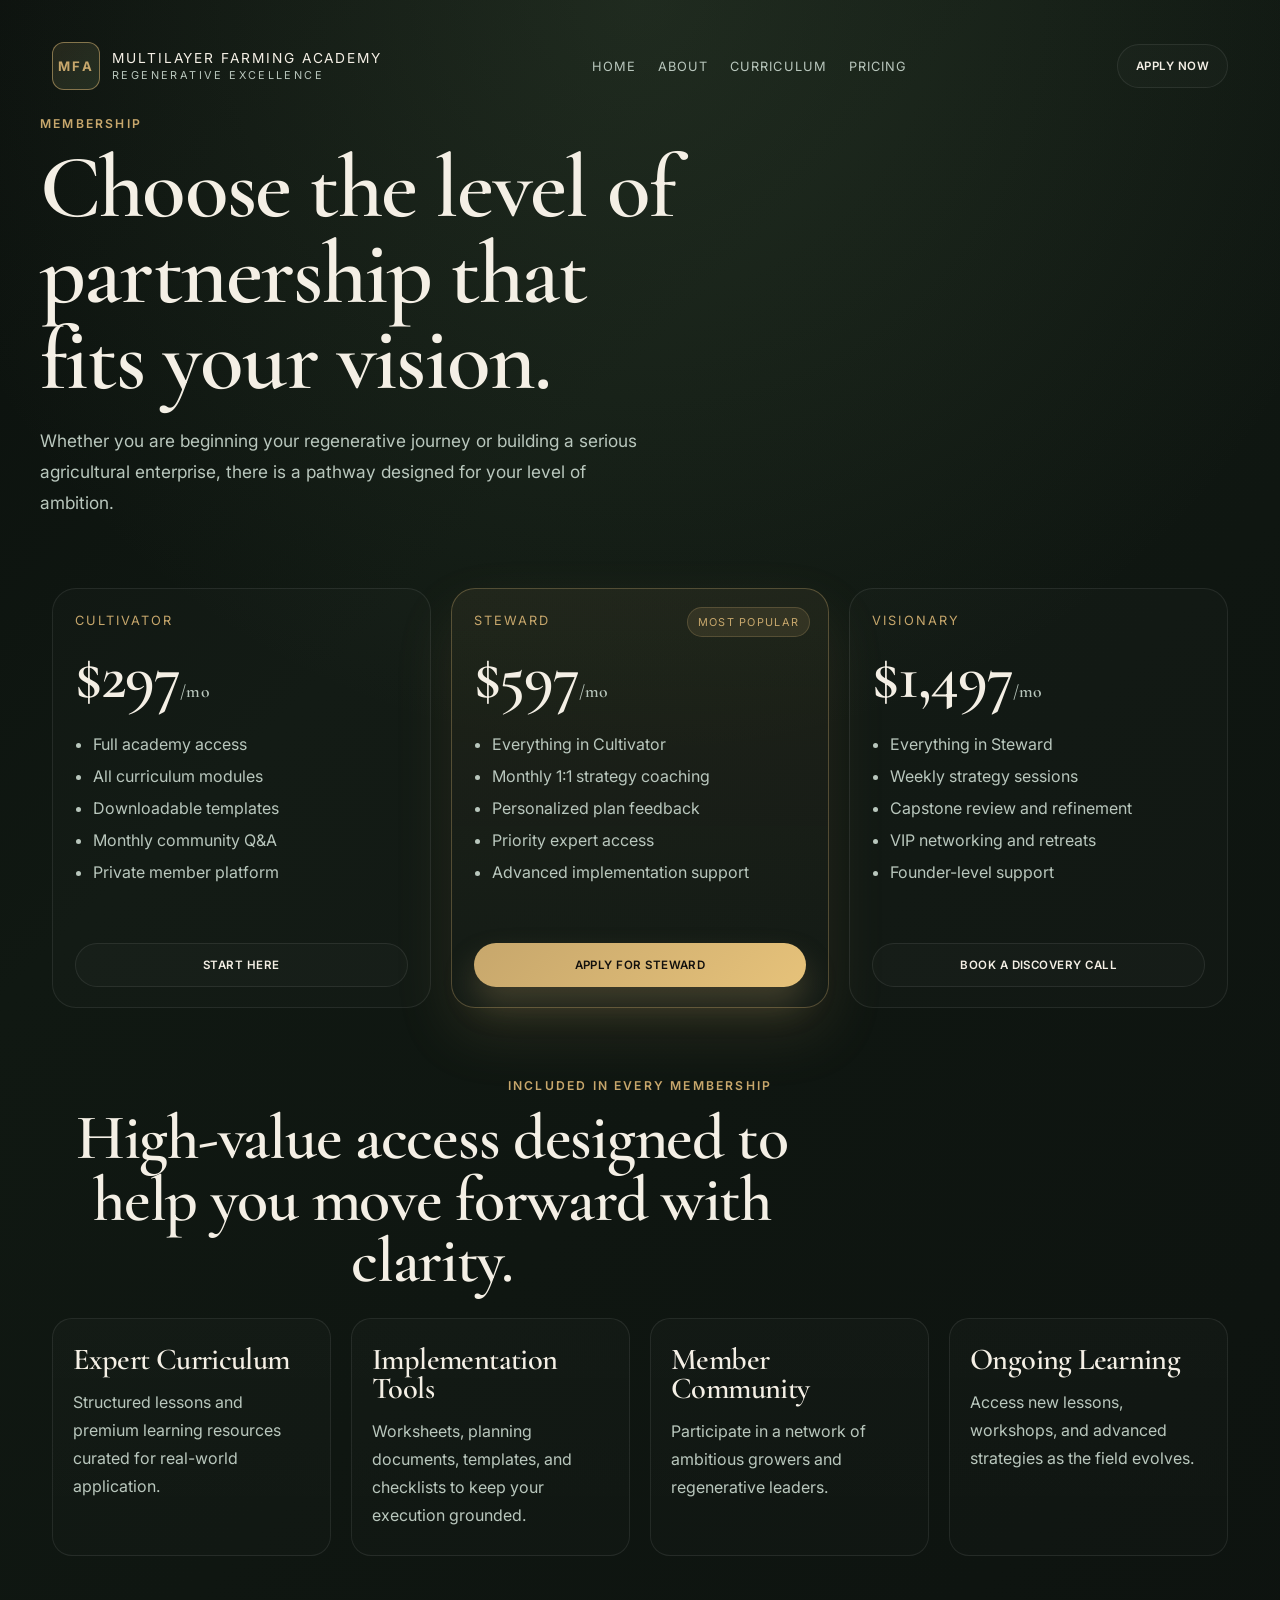
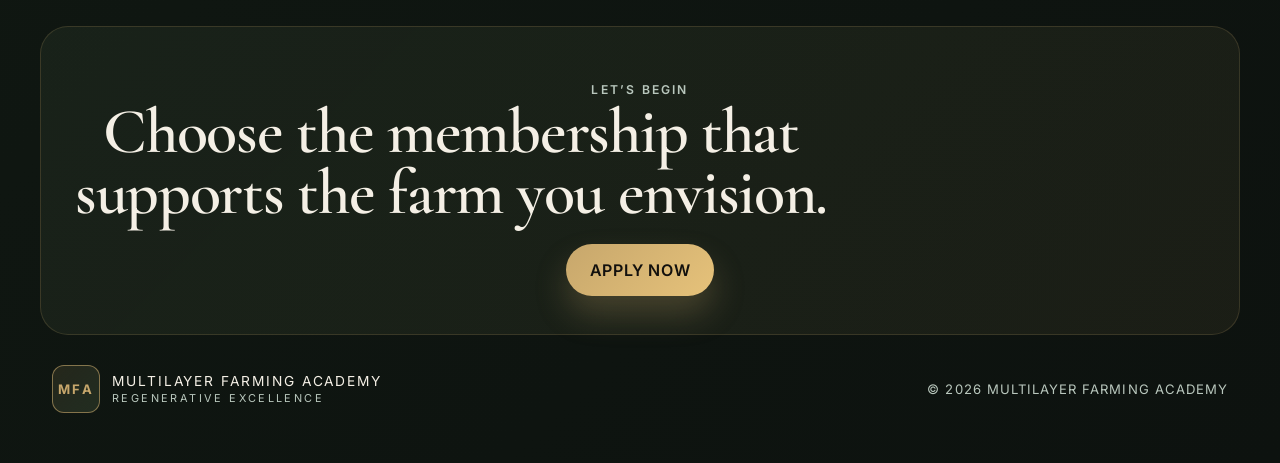
<file: pricing.html>
<!DOCTYPE html>
<html lang="en">
  <head>
    <meta charset="UTF-8" />
    <meta name="viewport" content="width=device-width, initial-scale=1.0" />
    <title>Membership Pricing | Multilayer Farming Academy</title>
    <meta name="description" content="Explore premium membership tiers for the Multilayer Farming Academy and choose the level of guidance that matches your ambitions." />
    <link rel="preconnect" href="https://fonts.googleapis.com" />
    <link rel="preconnect" href="https://fonts.gstatic.com" crossorigin />
    <link href="https://fonts.googleapis.com/css2?family=Cormorant+Garamond:wght@400;500;600;700&family=Inter:wght@400;500;600;700;800&display=swap" rel="stylesheet" />
    <link rel="stylesheet" href="styles.css" />
  </head>
  <body>
    <div class="page-shell">
      <header class="topbar">
        <div class="brand-wrap">
          <div class="brand-mark">MFA</div>
          <div>
            <p class="brand-name">Multilayer Farming Academy</p>
            <p class="brand-subtitle">Regenerative Excellence</p>
          </div>
        </div>
        <nav class="nav">
          <a href="index.html">Home</a>
          <a href="about.html">About</a>
          <a href="curriculum.html">Curriculum</a>
          <a href="pricing.html">Pricing</a>
        </nav>
        <a class="cta-button small" href="pricing.html">Apply Now</a>
      </header>

      <main>
        <section class="page-hero narrow">
          <p class="eyebrow">Membership</p>
          <h1>Choose the level of partnership that fits your vision.</h1>
          <p class="lede">
            Whether you are beginning your regenerative journey or building a serious agricultural enterprise, there is a pathway designed for your level of ambition.
          </p>
        </section>

        <section class="pricing">
          <div class="pricing-grid">
            <article class="tier-card">
              <p class="tier-name">Cultivator</p>
              <h3>$297<span>/mo</span></h3>
              <ul>
                <li>Full academy access</li>
                <li>All curriculum modules</li>
                <li>Downloadable templates</li>
                <li>Monthly community Q&A</li>
                <li>Private member platform</li>
              </ul>
              <a href="#" class="cta-button small">Start Here</a>
            </article>

            <article class="tier-card featured">
              <div class="badge">Most Popular</div>
              <p class="tier-name">Steward</p>
              <h3>$597<span>/mo</span></h3>
              <ul>
                <li>Everything in Cultivator</li>
                <li>Monthly 1:1 strategy coaching</li>
                <li>Personalized plan feedback</li>
                <li>Priority expert access</li>
                <li>Advanced implementation support</li>
              </ul>
              <a href="#" class="cta-button primary small">Apply for Steward</a>
            </article>

            <article class="tier-card">
              <p class="tier-name">Visionary</p>
              <h3>$1,497<span>/mo</span></h3>
              <ul>
                <li>Everything in Steward</li>
                <li>Weekly strategy sessions</li>
                <li>Capstone review and refinement</li>
                <li>VIP networking and retreats</li>
                <li>Founder-level support</li>
              </ul>
              <a href="#" class="cta-button small">Book a Discovery Call</a>
            </article>
          </div>
        </section>

        <section class="experience-band">
          <div class="section-heading center">
            <p class="eyebrow">Included in every membership</p>
            <h2>High-value access designed to help you move forward with clarity.</h2>
          </div>
          <div class="experience-grid">
            <div class="experience-card">
              <h3>Expert Curriculum</h3>
              <p>Structured lessons and premium learning resources curated for real-world application.</p>
            </div>
            <div class="experience-card">
              <h3>Implementation Tools</h3>
              <p>Worksheets, planning documents, templates, and checklists to keep your execution grounded.</p>
            </div>
            <div class="experience-card">
              <h3>Member Community</h3>
              <p>Participate in a network of ambitious growers and regenerative leaders.</p>
            </div>
            <div class="experience-card">
              <h3>Ongoing Learning</h3>
              <p>Access new lessons, workshops, and advanced strategies as the field evolves.</p>
            </div>
          </div>
        </section>

        <section class="cta-panel">
          <p class="eyebrow">Let’s begin</p>
          <h2>Choose the membership that supports the farm you envision.</h2>
          <a class="cta-button primary" href="#">Apply Now</a>
        </section>
      </main>

      <footer class="footer">
        <div class="brand-wrap">
          <div class="brand-mark">MFA</div>
          <div>
            <p class="brand-name">Multilayer Farming Academy</p>
            <p class="brand-subtitle">Regenerative Excellence</p>
          </div>
        </div>
        <p>© 2026 Multilayer Farming Academy</p>
      </footer>
    </div>
  </body>
</html>
</file>
<file: styles.css>
:root {
  --bg: #0d120f;
  --bg-soft: #151d19;
  --panel: rgba(19, 29, 24, 0.82);
  --panel-strong: #151f1a;
  --panel-alt: #f4efe5;
  --text: #f4efe5;
  --muted: #b9c7bd;
  --green: #6e8d63;
  --green-deep: #3d5a44;
  --gold: #c7a76c;
  --gold-soft: rgba(199, 167, 108, 0.18);
  --line: rgba(255, 255, 255, 0.08);
  --shadow: rgba(0, 0, 0, 0.35);
}

* {
  box-sizing: border-box;
}

html {
  scroll-behavior: smooth;
}

body {
  margin: 0;
  background:
    radial-gradient(circle at top, rgba(110, 141, 99, 0.18), transparent 35%),
    linear-gradient(135deg, #0b100d 0%, #101812 30%, #0d120f 100%);
  color: var(--text);
  font-family: "Inter", sans-serif;
}

img {
  max-width: 100%;
  display: block;
}

.page-shell {
  width: min(1200px, calc(100% - 32px));
  margin: 0 auto;
  padding: 24px 0 50px;
}

.topbar,
.hero,
.stats,
.intro-block,
.pillars,
.curriculum-showcase,
.experience-band,
.pricing,
.cta-panel,
.footer {
  width: 100%;
}

.topbar {
  display: flex;
  align-items: center;
  justify-content: space-between;
  gap: 20px;
  padding: 18px 12px 26px;
}

.brand-wrap {
  display: flex;
  align-items: center;
  gap: 12px;
}

.brand-mark {
  width: 48px;
  height: 48px;
  display: grid;
  place-items: center;
  border: 1px solid rgba(199, 167, 108, 0.6);
  border-radius: 12px;
  background: linear-gradient(135deg, rgba(199, 167, 108, 0.12), rgba(110, 141, 99, 0.2));
  color: var(--gold);
  font-size: 0.82rem;
  font-weight: 700;
  letter-spacing: 0.18em;
}

.brand-name {
  margin: 0;
  font-size: 0.86rem;
  letter-spacing: 0.14em;
  text-transform: uppercase;
  color: var(--text);
}

.brand-subtitle {
  margin: 2px 0 0;
  font-size: 0.68rem;
  letter-spacing: 0.22em;
  text-transform: uppercase;
  color: var(--muted);
}

.nav {
  display: flex;
  align-items: center;
  gap: 22px;
  font-size: 0.8rem;
  letter-spacing: 0.08em;
  text-transform: uppercase;
}

.nav a,
.ghost-button,
.cta-button {
  text-decoration: none;
  transition: all 0.25s ease;
}

.nav a {
  color: var(--muted);
}

.nav a:hover,
.nav a:focus-visible {
  color: var(--text);
}

.hero {
  display: grid;
  grid-template-columns: 1.1fr 0.9fr;
  gap: 26px;
  align-items: center;
  padding: 36px 12px 22px;
}

.eyebrow {
  margin: 0 0 14px;
  color: var(--gold);
  font-size: 0.76rem;
  font-weight: 600;
  letter-spacing: 0.18em;
  text-transform: uppercase;
}

h1,
h2,
h3 {
  margin: 0;
  font-family: "Cormorant Garamond", serif;
  font-weight: 600;
  line-height: 0.96;
  letter-spacing: -0.02em;
}

h1 {
  font-size: clamp(3.4rem, 7vw, 6rem);
  max-width: 650px;
}

h2 {
  font-size: clamp(2.5rem, 5vw, 4rem);
  max-width: 760px;
}

h3 {
  font-size: clamp(1.7rem, 2.8vw, 2.4rem);
}

.lede {
  margin: 22px 0 0;
  max-width: 620px;
  font-size: 1.08rem;
  line-height: 1.8;
  color: var(--muted);
}

.hero-actions {
  display: flex;
  flex-wrap: wrap;
  gap: 14px;
  margin-top: 28px;
}

.cta-button,
.ghost-button {
  display: inline-flex;
  align-items: center;
  justify-content: center;
  min-height: 52px;
  padding: 0 24px;
  border-radius: 999px;
  font-weight: 600;
  letter-spacing: 0.04em;
  text-transform: uppercase;
  cursor: pointer;
}

.cta-button.small,
.ghost-button.small {
  min-height: 44px;
  padding: 0 18px;
  font-size: 0.72rem;
}

.cta-button.primary {
  background: linear-gradient(135deg, var(--gold), #e6c27a);
  color: #12100d;
  box-shadow: 0 18px 32px rgba(199, 167, 108, 0.25);
}

.cta-button:not(.primary) {
  background: rgba(255, 255, 255, 0.02);
  border: 1px solid var(--line);
  color: var(--text);
}

.ghost-button {
  background: transparent;
  border: 1px solid rgba(199, 167, 108, 0.4);
  color: var(--text);
}

.hero-points {
  display: flex;
  flex-wrap: wrap;
  gap: 12px 18px;
  padding: 0;
  margin: 26px 0 0;
  list-style: none;
  color: var(--muted);
  font-size: 0.9rem;
}

.hero-points li {
  position: relative;
  padding-left: 18px;
}

.hero-points li::before {
  content: "";
  position: absolute;
  top: 9px;
  left: 0;
  width: 8px;
  height: 8px;
  border-radius: 50%;
  background: var(--gold);
  box-shadow: 0 0 18px rgba(199, 167, 108, 0.8);
}

.hero-visual {
  position: relative;
  min-height: 540px;
  border: 1px solid var(--line);
  border-radius: 28px;
  background:
    linear-gradient(180deg, rgba(255, 255, 255, 0.04), rgba(255, 255, 255, 0.01)),
    radial-gradient(circle at top, rgba(110, 141, 99, 0.3), transparent 38%),
    rgba(12, 17, 15, 0.72);
  overflow: hidden;
  box-shadow: var(--shadow) 0px 30px 80px;
}

.hero-visual::before {
  content: "";
  position: absolute;
  inset: 0;
  background:
    linear-gradient(180deg, transparent 0%, rgba(0, 0, 0, 0.15) 100%),
    linear-gradient(90deg, rgba(255, 255, 255, 0.03), transparent 30%);
}

.visual-card {
  position: absolute;
  z-index: 2;
  display: flex;
  flex-direction: column;
  gap: 8px;
  border: 1px solid rgba(199, 167, 108, 0.28);
  border-radius: 20px;
  background: rgba(17, 19, 17, 0.8);
  box-shadow: 0 16px 40px rgba(0, 0, 0, 0.28);
  backdrop-filter: blur(12px);
  padding: 18px 20px;
}

.visual-card .label {
  font-size: 0.7rem;
  color: var(--gold);
  letter-spacing: 0.16em;
  text-transform: uppercase;
}

.visual-card strong {
  font-size: 1.3rem;
  font-weight: 600;
  color: var(--text);
}

.card-one {
  left: 52px;
  top: 74px;
}

.card-two {
  right: 60px;
  bottom: 120px;
}

.card-three {
  left: 28%;
  bottom: 38px;
}

.orbit {
  position: absolute;
  border: 1px solid rgba(199, 167, 108, 0.22);
  border-radius: 50%;
}

.orbit-one {
  width: 340px;
  height: 340px;
  top: 86px;
  right: 80px;
}

.orbit-two {
  width: 230px;
  height: 230px;
  left: 120px;
  bottom: 88px;
}

.stats {
  display: grid;
  grid-template-columns: repeat(4, minmax(0, 1fr));
  gap: 18px;
  padding: 26px 14px 0;
}

.stats > div {
  padding: 26px 18px;
  border: 1px solid var(--line);
  border-radius: 20px;
  background: rgba(255, 255, 255, 0.01);
  text-align: center;
}

.stats strong {
  display: block;
  font-size: clamp(2.2rem, 4vw, 3.1rem);
  font-family: "Cormorant Garamond", serif;
  color: var(--gold);
}

.stats span {
  color: var(--muted);
  font-size: 0.92rem;
}

.intro-block,
.pillars,
.curriculum-showcase,
.experience-band,
.pricing,
.cta-panel {
  margin-top: 70px;
  padding: 0 12px;
}

.section-heading {
  margin-bottom: 26px;
}

.section-heading.center {
  text-align: center;
}

.section-heading h2 {
  margin-top: 6px;
}

.intro-block {
  display: grid;
  gap: 14px;
  max-width: 980px;
}

.intro-block p {
  margin: 0;
  color: var(--muted);
  font-size: 1.04rem;
  line-height: 1.9;
}

.pillar-grid {
  display: grid;
  grid-template-columns: repeat(3, minmax(0, 1fr));
  gap: 22px;
}

.pillar-card {
  border: 1px solid var(--line);
  border-radius: 22px;
  background: linear-gradient(180deg, rgba(255,255,255,0.02), rgba(255,255,255,0.01));
  padding: 24px 20px;
  min-height: 250px;
  box-shadow: inset 0 1px 0 rgba(255,255,255,0.03);
}

.icon {
  display: inline-flex;
  width: 48px;
  height: 48px;
  align-items: center;
  justify-content: center;
  border-radius: 12px;
  background: var(--gold-soft);
  border: 1px solid rgba(199, 167, 108, 0.28);
  color: var(--gold);
  font-weight: 700;
  letter-spacing: 0.12em;
}

.pillar-card h3 {
  margin-top: 18px;
  font-size: 2rem;
}

.pillar-card p {
  margin-top: 16px;
  color: var(--muted);
  line-height: 1.72;
}

.module-list {
  display: grid;
  gap: 18px;
}

.module-item {
  display: grid;
  grid-template-columns: 74px 1fr;
  align-items: center;
  gap: 18px;
  padding: 20px 18px;
  border: 1px solid var(--line);
  border-radius: 18px;
  background: rgba(255,255,255,0.012);
}

.module-item span {
  display: grid;
  place-items: center;
  width: 60px;
  height: 60px;
  border-radius: 14px;
  background: rgba(199, 167, 108, 0.06);
  border: 1px solid rgba(199, 167, 108, 0.22);
  color: var(--gold);
  font-weight: 700;
  letter-spacing: 0.1em;
}

.module-item h3 {
  font-size: 2rem;
}

.module-item p {
  margin: 8px 0 0;
  color: var(--muted);
  line-height: 1.7;
}

.experience-grid {
  display: grid;
  grid-template-columns: repeat(4, minmax(0, 1fr));
  gap: 20px;
}

.experience-card {
  border: 1px solid var(--line);
  border-radius: 20px;
  padding: 26px 20px;
  background: linear-gradient(180deg, rgba(255,255,255,0.02), rgba(255,255,255,0.01));
}

.experience-card h3 {
  font-size: 1.9rem;
}

.experience-card p {
  margin: 14px 0 0;
  color: var(--muted);
  line-height: 1.75;
}

.pricing-grid {
  display: grid;
  grid-template-columns: repeat(3, minmax(0, 1fr));
  gap: 20px;
}

.tier-card {
  position: relative;
  display: flex;
  flex-direction: column;
  min-height: 420px;
  padding: 24px 22px 20px;
  border: 1px solid var(--line);
  border-radius: 24px;
  background: rgba(255,255,255,0.015);
}

.tier-card.featured {
  background: linear-gradient(180deg, rgba(199, 167, 108, 0.08), rgba(255, 255, 255, 0.02));
  border-color: rgba(199, 167, 108, 0.34);
  box-shadow: 0 26px 60px rgba(199, 167, 108, 0.12);
}

.badge {
  position: absolute;
  top: 18px;
  right: 18px;
  padding: 7px 10px;
  border-radius: 999px;
  background: rgba(199, 167, 108, 0.12);
  border: 1px solid rgba(199, 167, 108, 0.24);
  color: var(--gold);
  font-size: 0.68rem;
  letter-spacing: 0.12em;
  text-transform: uppercase;
}

.tier-name {
  margin: 0;
  color: var(--gold);
  font-size: 0.8rem;
  letter-spacing: 0.16em;
  text-transform: uppercase;
}

.tier-card h3 {
  margin-top: 18px;
  font-size: clamp(3rem, 5vw, 4rem);
}

.tier-card h3 span {
  font-size: 1.1rem;
  letter-spacing: 0.02em;
  color: var(--muted);
}

.tier-card ul {
  margin: 20px 0 30px;
  padding-left: 18px;
  color: var(--muted);
  line-height: 2;
}

.tier-card .cta-button {
  margin-top: auto;
}

.cta-panel {
  padding: 38px 30px;
  border: 1px solid rgba(199, 167, 108, 0.18);
  border-radius: 28px;
  background: linear-gradient(135deg, rgba(110, 141, 99, 0.1), rgba(199, 167, 108, 0.08));
  text-align: center;
}

.cta-panel p {
  margin: 14px auto 0;
  max-width: 760px;
  color: var(--muted);
  line-height: 1.8;
}

.cta-panel .cta-button {
  margin-top: 20px;
}

.footer {
  display: flex;
  align-items: center;
  justify-content: space-between;
  gap: 18px;
  padding: 30px 12px 0;
  color: var(--muted);
  font-size: 0.82rem;
  letter-spacing: 0.08em;
  text-transform: uppercase;
}

@media (max-width: 980px) {
  .nav {
    display: none;
  }

  .hero {
    grid-template-columns: 1fr;
  }

  .hero-visual {
    min-height: 420px;
  }

  .pillar-grid,
  .pricing-grid,
  .experience-grid {
    grid-template-columns: repeat(2, minmax(0, 1fr));
  }
}

@media (max-width: 680px) {
  .page-shell {
    width: min(100% - 22px, 1200px);
  }

  .topbar {
    padding-top: 8px;
  }

  .brand-name,
  .brand-subtitle {
    letter-spacing: 0.08em;
  }

  .stats,
  .pillar-grid,
  .pricing-grid,
  .experience-grid {
    grid-template-columns: 1fr;
  }

  .cta-button,
  .ghost-button {
    width: 100%;
  }

  .module-item {
    grid-template-columns: 56px 1fr;
  }

  .module-item span {
    width: 52px;
    height: 52px;
  }

  .module-item h3 {
    font-size: 1.6rem;
  }

  .footer {
    flex-direction: column;
    text-align: center;
  }
}
</file>
